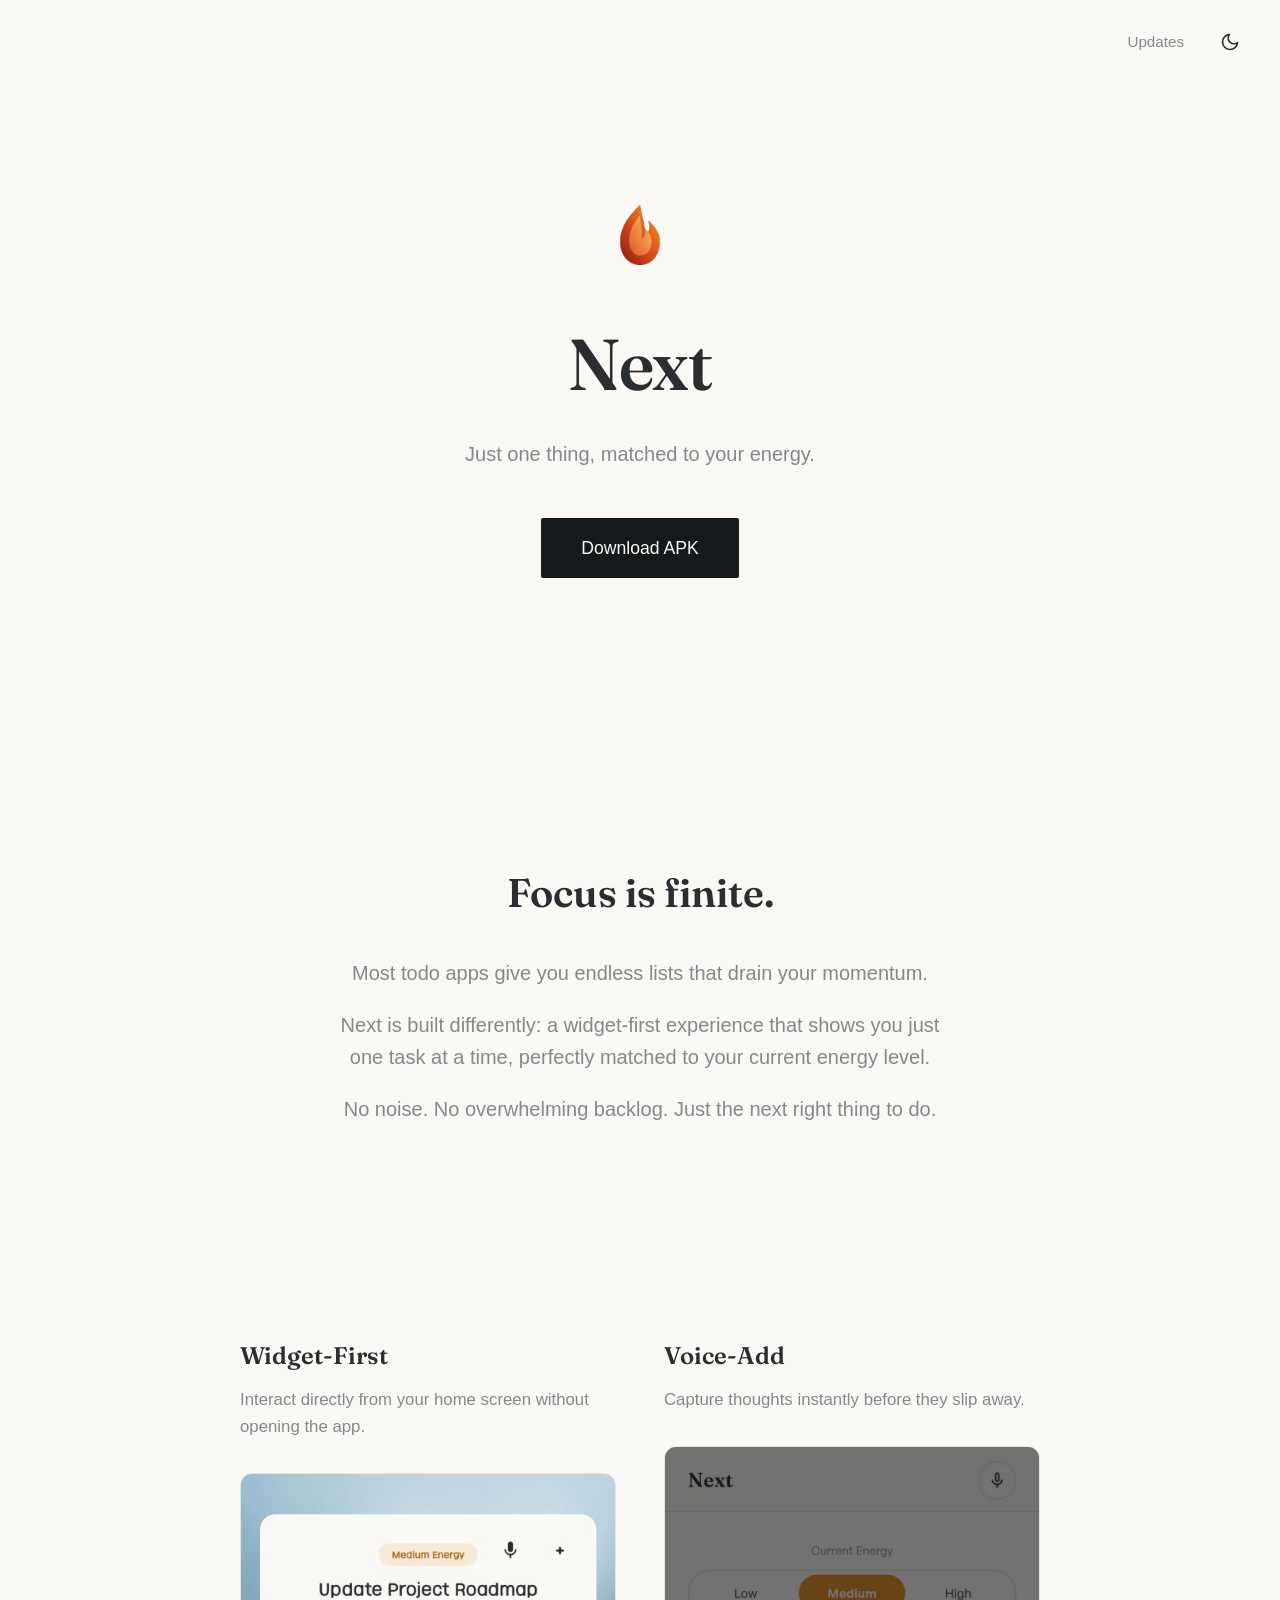
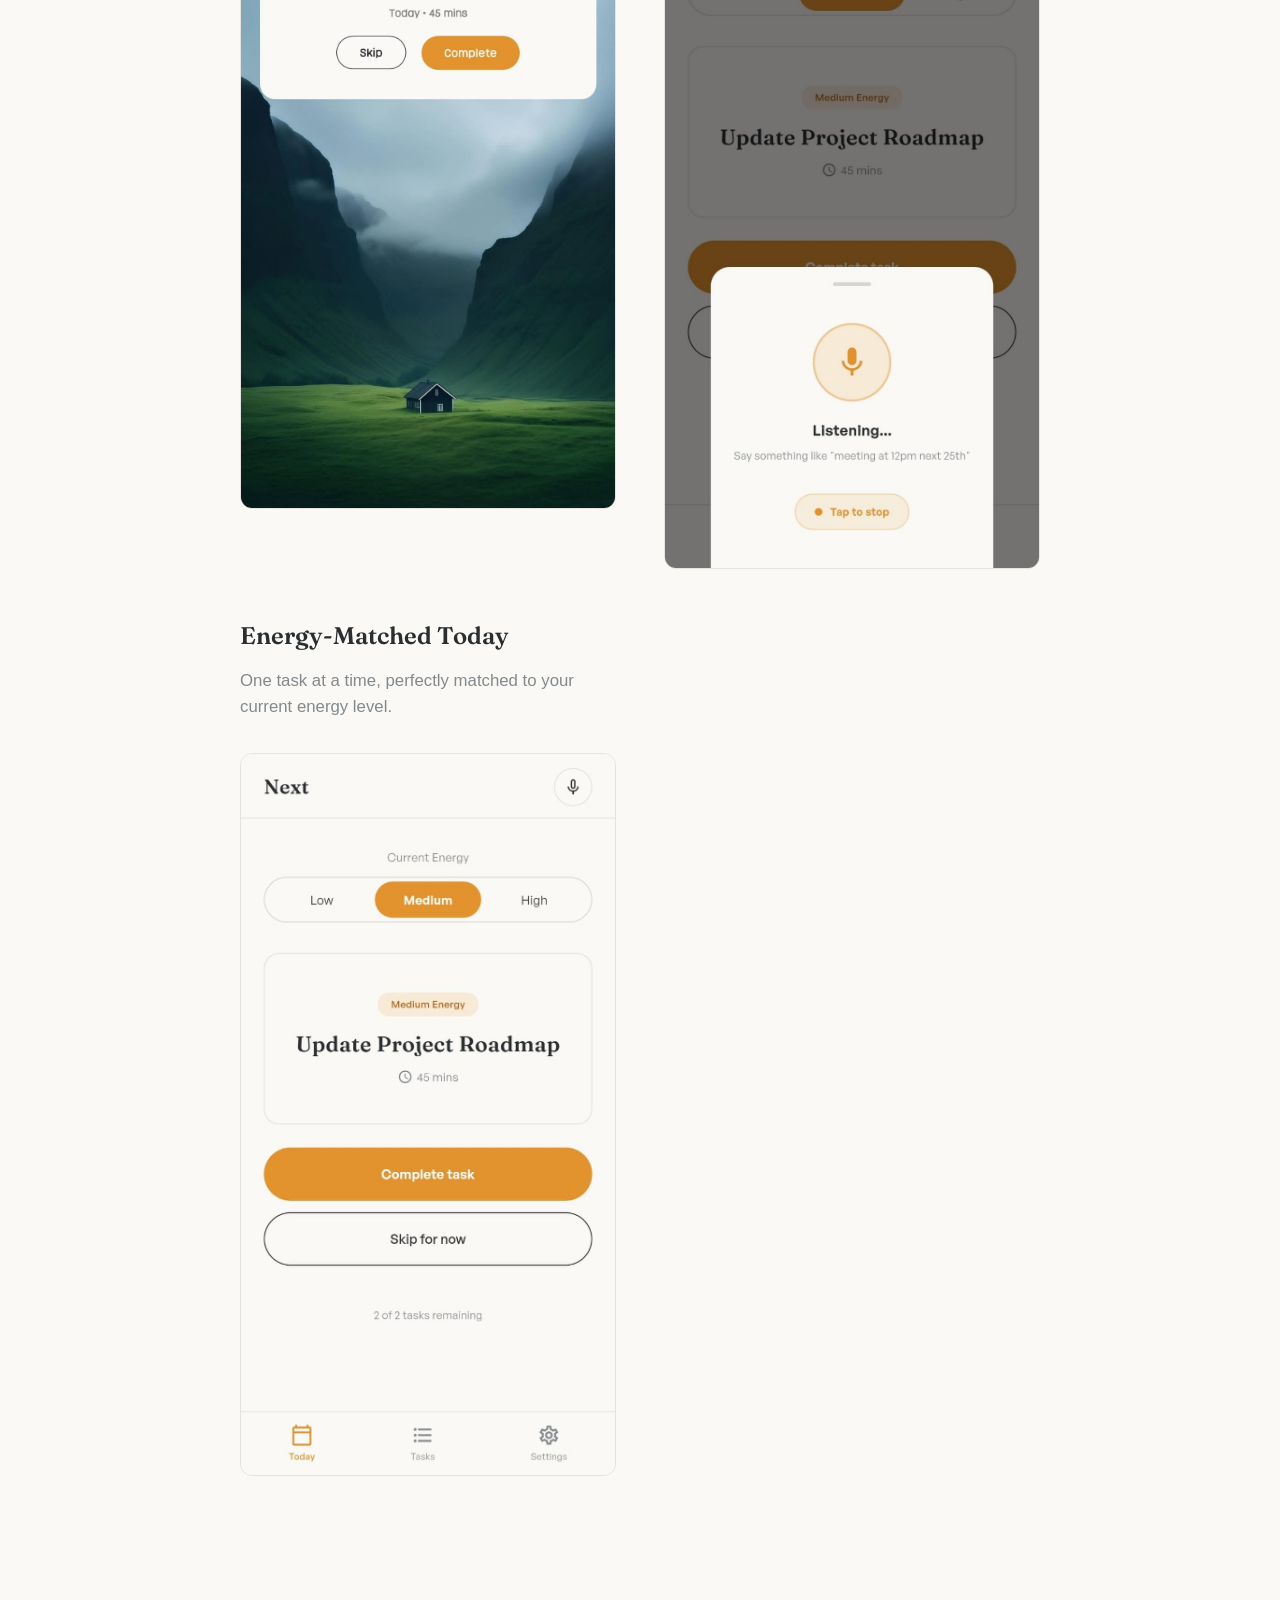
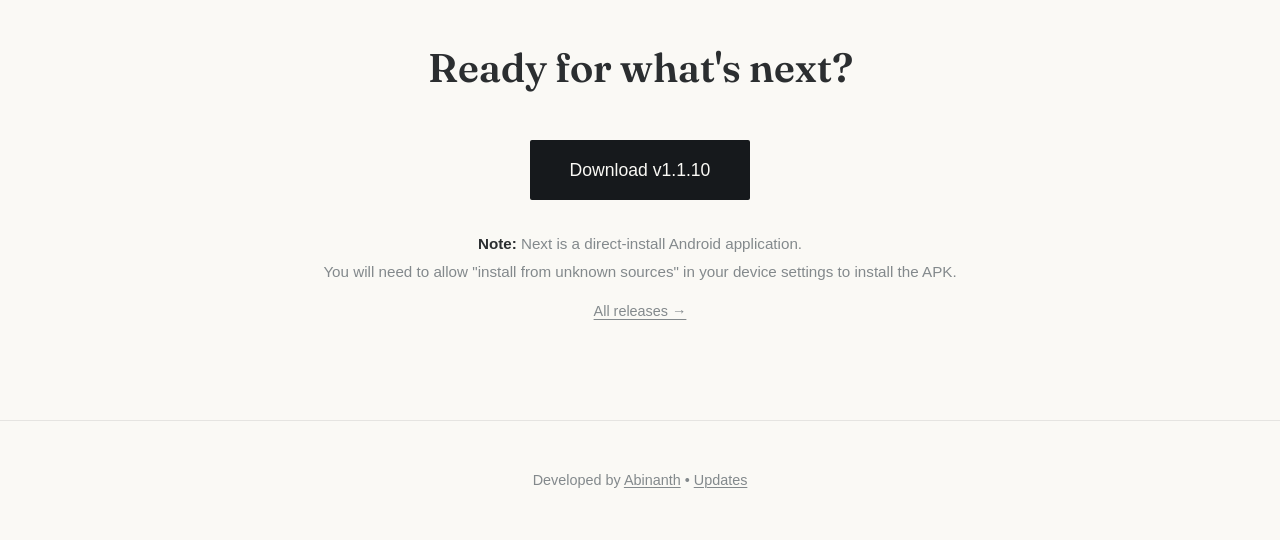
<file: index.html>
<!DOCTYPE html>
<html lang="en">
<head>
    <meta name="google-site-verification" content="FIAtW50PmnDILF0NwOCi0AnYf1y52BxpbNZAGO03c5Q" />
    <meta charset="UTF-8">
    <meta name="viewport" content="width=device-width, initial-scale=1.0">
    <title>Next &mdash; Just one thing, matched to your energy.</title>
    
    <!-- Favicon -->
    <link rel="icon" type="image/png" href="logo-dark.png">

    <!-- Fonts -->
    <link rel="preconnect" href="https://fonts.googleapis.com">
    <link rel="preconnect" href="https://fonts.gstatic.com" crossorigin>
    <link href="https://fonts.googleapis.com/css2?family=Fraunces:opsz,wght@9..144,400;9..144,600&display=swap" rel="stylesheet">
    <link href="https://api.fontshare.com/v2/css?f[]=general-sans@400,500,600&display=swap" rel="stylesheet">
    
    <link rel="stylesheet" href="styles.css">
</head>
<body>
    <nav class="nav">
        <div class="nav-brand"></div>
        <div class="nav-right">
            <a href="updates.html" class="nav-link">Updates</a>
            <div class="theme-toggle">
                <button id="theme-toggle-btn" aria-label="Toggle theme">
                    <svg id="icon-sun" class="icon" xmlns="http://www.w3.org/2000/svg" width="20" height="20" viewBox="0 0 24 24" fill="none" stroke="currentColor" stroke-width="2" stroke-linecap="round" stroke-linejoin="round" style="display: none;">
                        <circle cx="12" cy="12" r="5"></circle>
                        <line x1="12" y1="1" x2="12" y2="3"></line>
                        <line x1="12" y1="21" x2="12" y2="23"></line>
                        <line x1="4.22" y1="4.22" x2="5.64" y2="5.64"></line>
                        <line x1="18.36" y1="18.36" x2="19.78" y2="19.78"></line>
                        <line x1="1" y1="12" x2="3" y2="12"></line>
                        <line x1="21" y1="12" x2="23" y2="12"></line>
                        <line x1="4.22" y1="19.78" x2="5.64" y2="18.36"></line>
                        <line x1="18.36" y1="5.64" x2="19.78" y2="4.22"></line>
                    </svg>
                    <svg id="icon-moon" class="icon" xmlns="http://www.w3.org/2000/svg" width="20" height="20" viewBox="0 0 24 24" fill="none" stroke="currentColor" stroke-width="2" stroke-linecap="round" stroke-linejoin="round" style="display: none;">
                        <path d="M21 12.79A9 9 0 1 1 11.21 3 7 7 0 0 0 21 12.79z"></path>
                    </svg>
                </button>
            </div>
        </div>
    </nav>

    <main>
        <!-- Hero Section -->
        <section class="hero reveal">
            <div class="logo-mark">
                <img src="logo-light.png" alt="Next Logo" class="logo-light">
                <img src="logo-dark.png" alt="Next Logo" class="logo-dark">
            </div>
            <h1 class="wordmark">Next</h1>
            <p class="tagline">Just one thing, matched to your energy.</p>
            <div class="hero-actions">
                <a href="#download" class="button primary">Download APK</a>
            </div>
        </section>

        <!-- Core Idea Section -->
        <section class="core-idea reveal">
            <div class="content-wrapper">
                <h2>Focus is finite.</h2>
                <p>Most todo apps give you endless lists that drain your momentum.</p>
                <p>Next is built differently: a widget-first experience that shows you just one task at a time, perfectly matched to your current energy level.</p>
                <p>No noise. No overwhelming backlog. Just the next right thing to do.</p>
            </div>
        </section>

        <!-- Features Section -->
        <section class="features reveal">
            <div class="content-wrapper">
                <div class="feature-grid">
                    <div class="feature-item">
                        <h3>Widget-First</h3>
                        <p>Interact directly from your home screen without opening the app.</p>
                        <div class="mockup-container">
                            <img src="assets/widget-light.jpg" alt="Widget UI" class="mockup-light" loading="lazy">
                            <img src="assets/widget-dark.jpg" alt="Widget UI" class="mockup-dark" loading="lazy">
                        </div>
                    </div>
                    <div class="feature-item">
                        <h3>Voice-Add</h3>
                        <p>Capture thoughts instantly before they slip away.</p>
                        <div class="mockup-container">
                            <img src="assets/voice-light.jpg" alt="Voice Input UI" class="mockup-light" loading="lazy">
                            <img src="assets/voice-dark.jpg" alt="Voice Input UI" class="mockup-dark" loading="lazy">
                        </div>
                    </div>
                    <div class="feature-item">
                        <h3>Energy-Matched Today</h3>
                        <p>One task at a time, perfectly matched to your current energy level.</p>
                        <div class="mockup-container">
                            <img src="assets/today-light.jpg" alt="Today Screen UI" class="mockup-light" loading="lazy">
                            <img src="assets/today-dark.jpg" alt="Today Screen UI" class="mockup-dark" loading="lazy">
                        </div>
                    </div>
                </div>
            </div>
        </section>

        <!-- Download Section -->
        <section id="download" class="download-section reveal">
            <div class="content-wrapper">
                <h2>Ready for what's next?</h2>
                <a href="https://github.com/Abinanth-A/next-releases/releases/latest/download/next.apk" id="main-download-btn" class="button primary download-btn">Download v1.1.6</a>
                <div class="download-note">
                    <p><strong>Note:</strong> Next is a direct-install Android application.</p>
                    <p>You will need to allow "install from unknown sources" in your device settings to install the APK.</p>
                </div>
                <p class="all-releases-wrap">
                    <a href="https://github.com/Abinanth-A/next-releases/releases" target="_blank" rel="noopener noreferrer" class="all-releases-link">All releases &rarr;</a>
                </p>
            </div>
        </section>
    </main>

    <footer class="footer reveal">
        <p>Developed by <a href="https://abinanth4.is-a.dev" target="_blank" rel="noopener noreferrer">Abinanth</a> &bull; <a href="updates.html">Updates</a></p>
    </footer>

    <script src="releases.js"></script>
    <script src="script.js"></script>
</body>
</html>
</file>
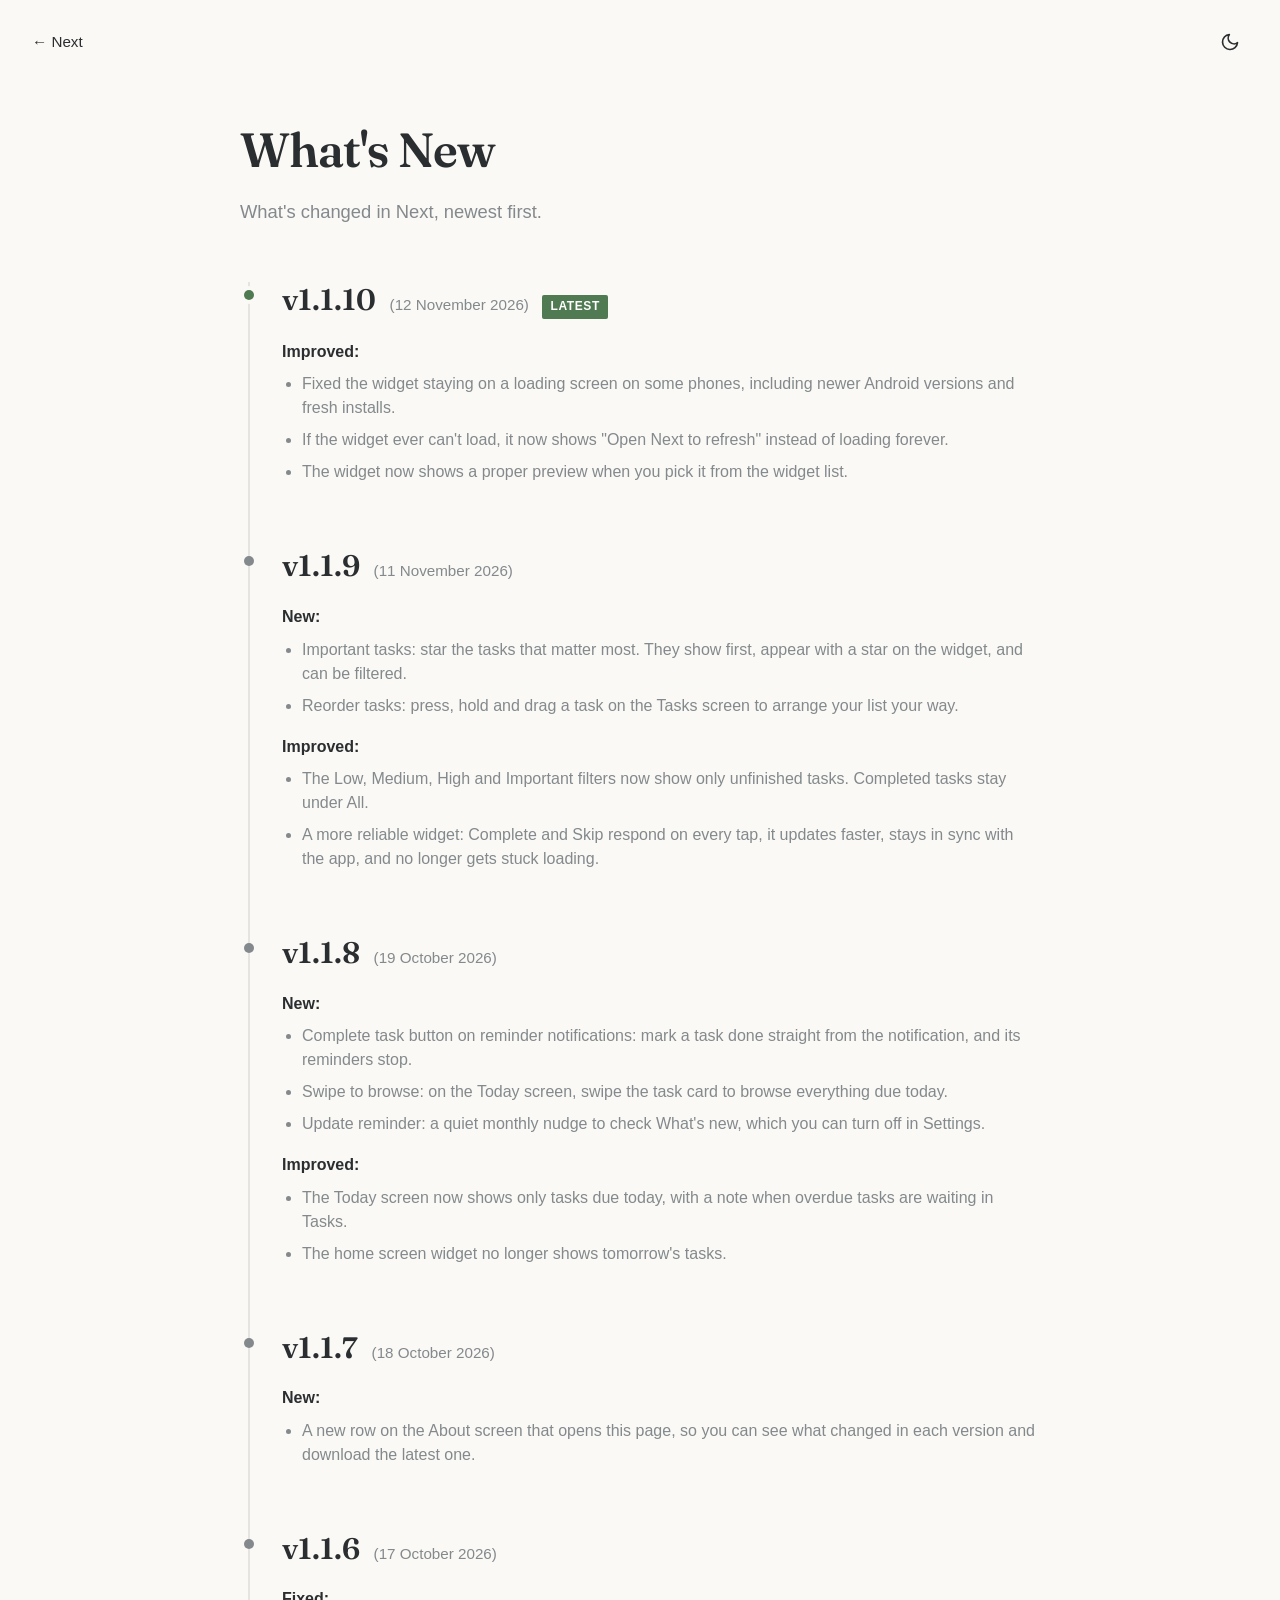
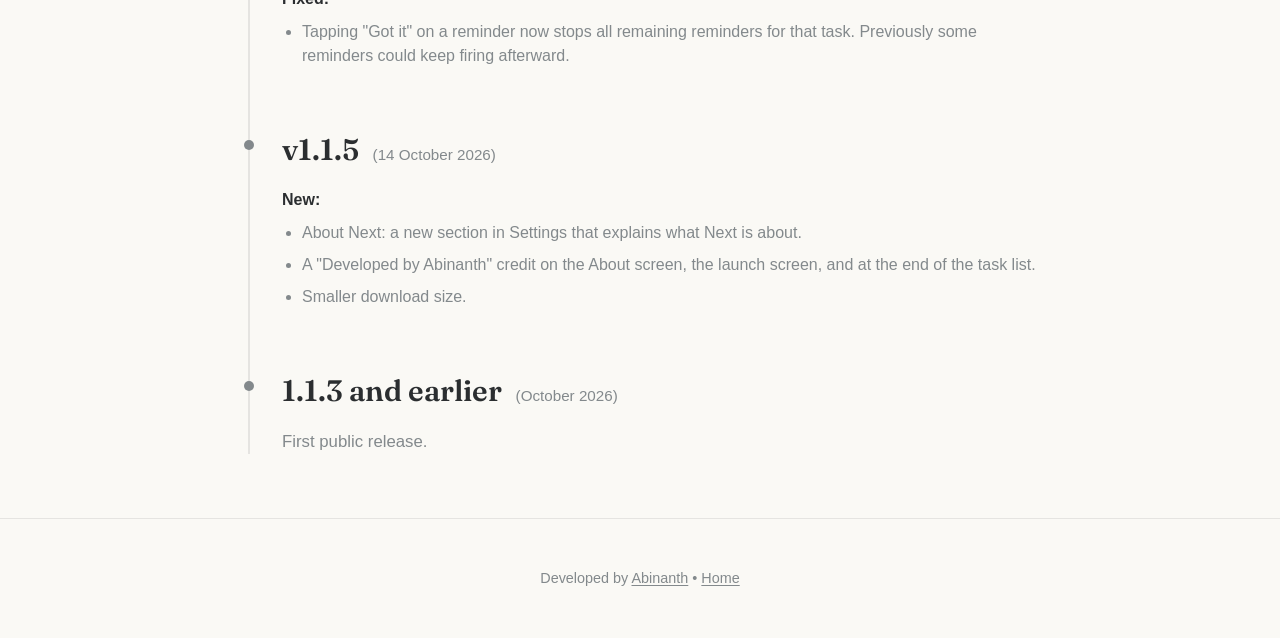
<file: updates.html>
<!DOCTYPE html>
<html lang="en">
<head>
    <meta charset="UTF-8">
    <meta name="viewport" content="width=device-width, initial-scale=1.0">
    <title>What's New &mdash; Next</title>
    <meta name="description" content="What's changed in Next, newest first. Release notes and updates for Next Android app.">
    
    <!-- Favicon -->
    <link rel="icon" type="image/png" href="logo-dark.png">

    <!-- Fonts -->
    <link rel="preconnect" href="https://fonts.googleapis.com">
    <link rel="preconnect" href="https://fonts.gstatic.com" crossorigin>
    <link href="https://fonts.googleapis.com/css2?family=Fraunces:opsz,wght@9..144,400;9..144,600&display=swap" rel="stylesheet">
    <link href="https://api.fontshare.com/v2/css?f[]=general-sans@400,500,600&display=swap" rel="stylesheet">
    
    <link rel="stylesheet" href="styles.css">
</head>
<body>
    <nav class="nav">
        <div class="nav-brand">
            <a href="index.html" class="nav-back" aria-label="Back to Next home page">&larr; Next</a>
        </div>
        <div class="nav-right">
            <div class="theme-toggle">
                <button id="theme-toggle-btn" aria-label="Toggle theme">
                    <svg id="icon-sun" class="icon" xmlns="http://www.w3.org/2000/svg" width="20" height="20" viewBox="0 0 24 24" fill="none" stroke="currentColor" stroke-width="2" stroke-linecap="round" stroke-linejoin="round" style="display: none;">
                        <circle cx="12" cy="12" r="5"></circle>
                        <line x1="12" y1="1" x2="12" y2="3"></line>
                        <line x1="12" y1="21" x2="12" y2="23"></line>
                        <line x1="4.22" y1="4.22" x2="5.64" y2="5.64"></line>
                        <line x1="18.36" y1="18.36" x2="19.78" y2="19.78"></line>
                        <line x1="1" y1="12" x2="3" y2="12"></line>
                        <line x1="21" y1="12" x2="23" y2="12"></line>
                        <line x1="4.22" y1="19.78" x2="5.64" y2="18.36"></line>
                        <line x1="18.36" y1="5.64" x2="19.78" y2="4.22"></line>
                    </svg>
                    <svg id="icon-moon" class="icon" xmlns="http://www.w3.org/2000/svg" width="20" height="20" viewBox="0 0 24 24" fill="none" stroke="currentColor" stroke-width="2" stroke-linecap="round" stroke-linejoin="round" style="display: none;">
                        <path d="M21 12.79A9 9 0 1 1 11.21 3 7 7 0 0 0 21 12.79z"></path>
                    </svg>
                </button>
            </div>
        </div>
    </nav>

    <main class="updates-page">
        <div class="content-wrapper">
            <header class="updates-header reveal">
                <h1>What's New</h1>
                <p class="intro-line">What's changed in Next, newest first.</p>
            </header>

            <div id="timeline-container" class="timeline reveal" aria-label="Release Timeline">
                <!-- Fallback content; dynamically generated & kept in sync by script.js from releases.js -->
                <article class="timeline-item latest">
                    <div class="timeline-dot" aria-hidden="true"></div>
                    <div class="release-header">
                        <h2 class="release-version">v1.1.6</h2>
                        <span class="release-date">(October 2026)</span>
                        <span class="badge-latest">Latest</span>
                    </div>
                    <div class="release-body">
                        <div class="release-group">
                            <h3 class="release-group-title">Fixed:</h3>
                            <ul class="release-list">
                                <li>Tapping "Got it" on a reminder now stops all remaining reminders for that task. Previously some reminders could keep firing afterward.</li>
                            </ul>
                        </div>
                    </div>
                </article>

                <article class="timeline-item">
                    <div class="timeline-dot" aria-hidden="true"></div>
                    <div class="release-header">
                        <h2 class="release-version">v1.1.5</h2>
                        <span class="release-date">(October 2026)</span>
                    </div>
                    <div class="release-body">
                        <div class="release-group">
                            <h3 class="release-group-title">New:</h3>
                            <ul class="release-list">
                                <li>About Next: a new section in Settings that explains what Next is about.</li>
                                <li>A "Developed by Abinanth" credit on the About screen, the launch screen, and at the end of the task list.</li>
                                <li>Smaller download size.</li>
                            </ul>
                        </div>
                    </div>
                </article>

                <article class="timeline-item">
                    <div class="timeline-dot" aria-hidden="true"></div>
                    <div class="release-header">
                        <h2 class="release-version">1.1.3 and earlier</h2>
                        <span class="release-date">(October 2026)</span>
                    </div>
                    <div class="release-body">
                        <p class="release-summary">First public release.</p>
                    </div>
                </article>
            </div>
        </div>
    </main>

    <footer class="footer reveal">
        <p>Developed by <a href="https://abinanth4.is-a.dev" target="_blank" rel="noopener noreferrer">Abinanth</a> &bull; <a href="index.html">Home</a></p>
    </footer>

    <script src="releases.js"></script>
    <script src="script.js"></script>
</body>
</html>
</file>
<file: styles.css>
/* DESIGN SYSTEM
Colors:
Ash #FAF9F5 (light bg)
Depth #16191C (dark bg)
Mist #ECEAE3 (dark-mode text)
Graphite #2B2E30 (light-mode text)
Fog #83898C (secondary text)
Ember low/mid/high (#E4C989/#E2932E/#C94E1E)
Moss #4F7A52 (success/accent)
Rust #8C3A22

Typography:
Fraunces for hero headline and section titles
General Sans for body copy, nav, buttons, captions
*/

:root {
    --ash: #FAF9F5;
    --depth: #16191C;
    --mist: #ECEAE3;
    --graphite: #2B2E30;
    --fog: #83898C;
    --ember-low: #E4C989;
    --ember-mid: #E2932E;
    --ember-high: #C94E1E;
    --moss: #4F7A52;
    --rust: #8C3A22;

    /* Light Theme Defaults */
    --bg-color: var(--ash);
    --text-primary: var(--graphite);
    --text-secondary: var(--fog);
    --btn-bg: var(--depth);
    --btn-text: var(--ash);
    --btn-hover: #000000;
    --border-color: rgba(43, 46, 48, 0.1);
}

[data-theme="dark"] {
    --bg-color: var(--depth);
    --text-primary: var(--mist);
    --text-secondary: var(--fog);
    --btn-bg: var(--mist);
    --btn-text: var(--depth);
    --btn-hover: #FFFFFF;
    --border-color: rgba(236, 234, 227, 0.1);
}

/* System Preference Match */
@media (prefers-color-scheme: dark) {
    :root:not([data-theme="light"]) {
        --bg-color: var(--depth);
        --text-primary: var(--mist);
        --text-secondary: var(--fog);
        --btn-bg: var(--mist);
        --btn-text: var(--depth);
        --btn-hover: #FFFFFF;
        --border-color: rgba(236, 234, 227, 0.1);
    }
}

* {
    box-sizing: border-box;
    margin: 0;
    padding: 0;
}

body {
    background-color: var(--bg-color);
    color: var(--text-primary);
    font-family: 'General Sans', sans-serif;
    line-height: 1.6;
    transition: background-color 0.3s ease, color 0.3s ease;
    overflow-x: hidden;
}

h1, h2, h3, .wordmark {
    font-family: 'Fraunces', serif;
    font-weight: 600;
}

/* Nav */
.nav {
    display: flex;
    justify-content: space-between;
    align-items: center;
    padding: 1.5rem 2rem;
    position: absolute;
    top: 0;
    left: 0;
    width: 100%;
    z-index: 10;
}

.nav-brand {
    display: flex;
    align-items: center;
}

.nav-back {
    color: var(--text-primary);
    text-decoration: none;
    font-size: 0.95rem;
    font-weight: 500;
    display: inline-flex;
    align-items: center;
    gap: 0.4rem;
    transition: color 0.2s ease;
}

.nav-back:hover,
.nav-back:focus-visible {
    color: var(--ember-mid);
}

.nav-right {
    display: flex;
    align-items: center;
    gap: 1.75rem;
    margin-left: auto;
}

.nav-link {
    color: var(--text-secondary);
    text-decoration: none;
    font-size: 0.95rem;
    font-weight: 500;
    transition: color 0.2s ease;
}

.nav-link:hover,
.nav-link:focus-visible {
    color: var(--text-primary);
    text-decoration: underline;
    text-underline-offset: 4px;
}

.theme-toggle button {
    background: none;
    border: none;
    color: var(--text-primary);
    cursor: pointer;
    padding: 0.5rem;
    display: flex;
    align-items: center;
    justify-content: center;
    transition: color 0.2s ease;
}

.theme-toggle button:hover {
    color: var(--ember-mid);
}

:focus-visible {
    outline: 2px solid var(--ember-mid);
    outline-offset: 3px;
}

/* Hero Section */
.hero {
    min-height: 85vh;
    display: flex;
    flex-direction: column;
    align-items: center;
    justify-content: center;
    text-align: center;
    padding: 4rem 2rem;
}

.logo-mark {
    margin-bottom: 1.5rem;
}

.logo-light {
    display: block;
    width: 96px;
    height: 96px;
    object-fit: contain;
    border-radius: 20%; /* In case it has a squircle shape, though it's on matched bg now */
}

.logo-dark {
    display: none;
    width: 96px;
    height: 96px;
    object-fit: contain;
    border-radius: 20%;
}

[data-theme="dark"] .logo-light {
    display: none;
}

[data-theme="dark"] .logo-dark {
    display: block;
}

@media (prefers-color-scheme: dark) {
    :root:not([data-theme="light"]) .logo-light {
        display: none;
    }
    :root:not([data-theme="light"]) .logo-dark {
        display: block;
    }
}

.wordmark {
    font-size: 4.5rem;
    margin-bottom: 1rem;
    letter-spacing: -0.02em;
}

.tagline {
    font-size: 1.25rem;
    color: var(--text-secondary);
    max-width: 500px;
    margin-bottom: 3rem;
}

/* Buttons */
.button {
    display: inline-block;
    background-color: var(--btn-bg);
    color: var(--btn-text);
    padding: 1rem 2.5rem;
    text-decoration: none;
    font-weight: 500;
    font-size: 1.1rem;
    border-radius: 2px; /* Flat design */
    transition: background-color 0.2s ease, transform 0.1s ease;
}

.button:hover {
    background-color: var(--btn-hover);
}

.button:active {
    transform: scale(0.98);
}

/* Core Idea */
.core-idea {
    padding: 6rem 2rem;
    background-color: transparent;
}

.content-wrapper {
    max-width: 800px;
    margin: 0 auto;
    text-align: center;
}

.core-idea h2 {
    font-size: 2.5rem;
    margin-bottom: 2rem;
}

.core-idea p {
    font-size: 1.25rem;
    color: var(--text-secondary);
    margin-bottom: 1.25rem;
    max-width: 600px;
    margin-left: auto;
    margin-right: auto;
}

/* Features */
.features {
    padding: 4rem 2rem;
}

.feature-grid {
    display: grid;
    grid-template-columns: repeat(auto-fit, minmax(240px, 1fr));
    gap: 3rem;
    margin-top: 2rem;
}

.feature-item {
    text-align: left;
}

.feature-item h3 {
    font-size: 1.5rem;
    margin-bottom: 0.75rem;
}

.feature-item p {
    color: var(--text-secondary);
    margin-bottom: 2rem;
    font-size: 1.05rem;
}

.mockup-container {
    width: 100%;
    border-radius: 12px;
    overflow: hidden;
    border: 1px solid var(--border-color);
}

.mockup-light {
    display: block;
    width: 100%;
    height: auto;
    object-fit: cover;
}

.mockup-dark {
    display: none;
    width: 100%;
    height: auto;
    object-fit: cover;
}

[data-theme="dark"] .mockup-light {
    display: none;
}

[data-theme="dark"] .mockup-dark {
    display: block;
}

@media (prefers-color-scheme: dark) {
    :root:not([data-theme="light"]) .mockup-light {
        display: none;
    }
    :root:not([data-theme="light"]) .mockup-dark {
        display: block;
    }
}

/* Download Section */
.download-section {
    padding: 6rem 2rem;
    text-align: center;
}

.download-section h2 {
    font-size: 2.5rem;
    margin-bottom: 2.5rem;
}

.download-subtext {
    margin-top: 1.5rem;
    font-size: 0.95rem;
    color: var(--text-secondary);
    max-width: 520px;
    margin-left: auto;
    margin-right: auto;
    line-height: 1.5;
}

.all-releases-wrap {
    margin-top: 0.85rem;
}

.all-releases-link {
    color: var(--text-secondary);
    text-decoration: underline;
    font-size: 0.9rem;
    text-underline-offset: 3px;
    transition: color 0.2s ease;
}

.all-releases-link:hover,
.all-releases-link:focus-visible {
    color: var(--text-primary);
}

.download-note {
    margin-top: 2rem;
    font-size: 0.95rem;
    color: var(--text-secondary);
}

.download-note p {
    margin-bottom: 0.25rem;
}

.download-note strong {
    color: var(--text-primary);
}

/* Footer */
.footer {
    text-align: center;
    padding: 3rem 2rem;
    border-top: 1px solid var(--border-color);
    color: var(--text-secondary);
    font-size: 0.9rem;
}

.footer a {
    color: inherit;
    text-decoration: underline;
    text-decoration-thickness: 1px;
    text-underline-offset: 2px;
}

/* Scroll Reveal Animation */
.reveal {
    opacity: 0;
    transform: translateY(30px);
    transition: opacity 600ms ease-out, transform 600ms ease-out;
}

.reveal.active {
    opacity: 1;
    transform: translateY(0);
}

/* Reduced Motion Override */
@media (prefers-reduced-motion: reduce) {
    .reveal {
        opacity: 1;
        transform: translateY(0);
        transition: none;
    }
}

/* Updates Page */
.updates-page {
    min-height: 80vh;
    padding: 7rem 2rem 4rem;
}

.updates-header {
    text-align: left;
    margin-bottom: 3.5rem;
}

.updates-header h1 {
    font-size: 3rem;
    margin-bottom: 0.5rem;
    letter-spacing: -0.02em;
}

.intro-line {
    font-size: 1.15rem;
    color: var(--text-secondary);
}

.timeline {
    position: relative;
    border-left: 2px solid var(--border-color);
    margin-left: 0.5rem;
    padding-left: 2rem;
    display: flex;
    flex-direction: column;
    gap: 3.5rem;
    text-align: left;
}

.timeline-item {
    position: relative;
}

.timeline-dot {
    position: absolute;
    left: calc(-2rem - 6px);
    top: 0.5rem;
    width: 10px;
    height: 10px;
    border-radius: 50%;
    background-color: var(--text-secondary);
}

.timeline-item.latest .timeline-dot {
    background-color: var(--moss);
    box-shadow: 0 0 0 4px var(--bg-color);
}

.release-header {
    display: flex;
    align-items: baseline;
    flex-wrap: wrap;
    gap: 0.6rem 0.85rem;
    margin-bottom: 1.25rem;
}

.release-version {
    font-size: 1.85rem;
    font-weight: 600;
    line-height: 1.2;
}

.release-date {
    font-size: 0.95rem;
    color: var(--text-secondary);
}

.badge-latest {
    font-size: 0.75rem;
    font-weight: 600;
    text-transform: uppercase;
    letter-spacing: 0.05em;
    padding: 0.15rem 0.5rem;
    border-radius: 2px;
    background-color: var(--moss);
    color: #FFFFFF;
}

.release-group {
    margin-top: 1rem;
}

.release-group-title {
    font-family: 'General Sans', sans-serif;
    font-size: 1rem;
    font-weight: 600;
    margin-bottom: 0.5rem;
    color: var(--text-primary);
}

.release-list {
    list-style-type: disc;
    padding-left: 1.25rem;
    color: var(--text-secondary);
}

.release-list li {
    margin-bottom: 0.5rem;
    line-height: 1.5;
}

.release-summary {
    color: var(--text-secondary);
    font-size: 1.05rem;
    line-height: 1.5;
}

/* Responsive */
@media (max-width: 768px) {
    .wordmark {
        font-size: 3.5rem;
    }
    
    .core-idea h2, .download-section h2, .updates-header h1 {
        font-size: 2rem;
    }
    
    .core-idea p {
        font-size: 1.15rem;
    }
    
    .feature-item {
        text-align: center;
    }
    
    .placeholder-screenshot {
        max-width: 280px;
        margin: 0 auto;
    }

    .timeline {
        padding-left: 1.5rem;
        margin-left: 0.25rem;
        gap: 2.75rem;
    }

    .timeline-dot {
        left: calc(-1.5rem - 5px);
        width: 8px;
        height: 8px;
    }

    .release-version {
        font-size: 1.5rem;
    }
}
</file>
